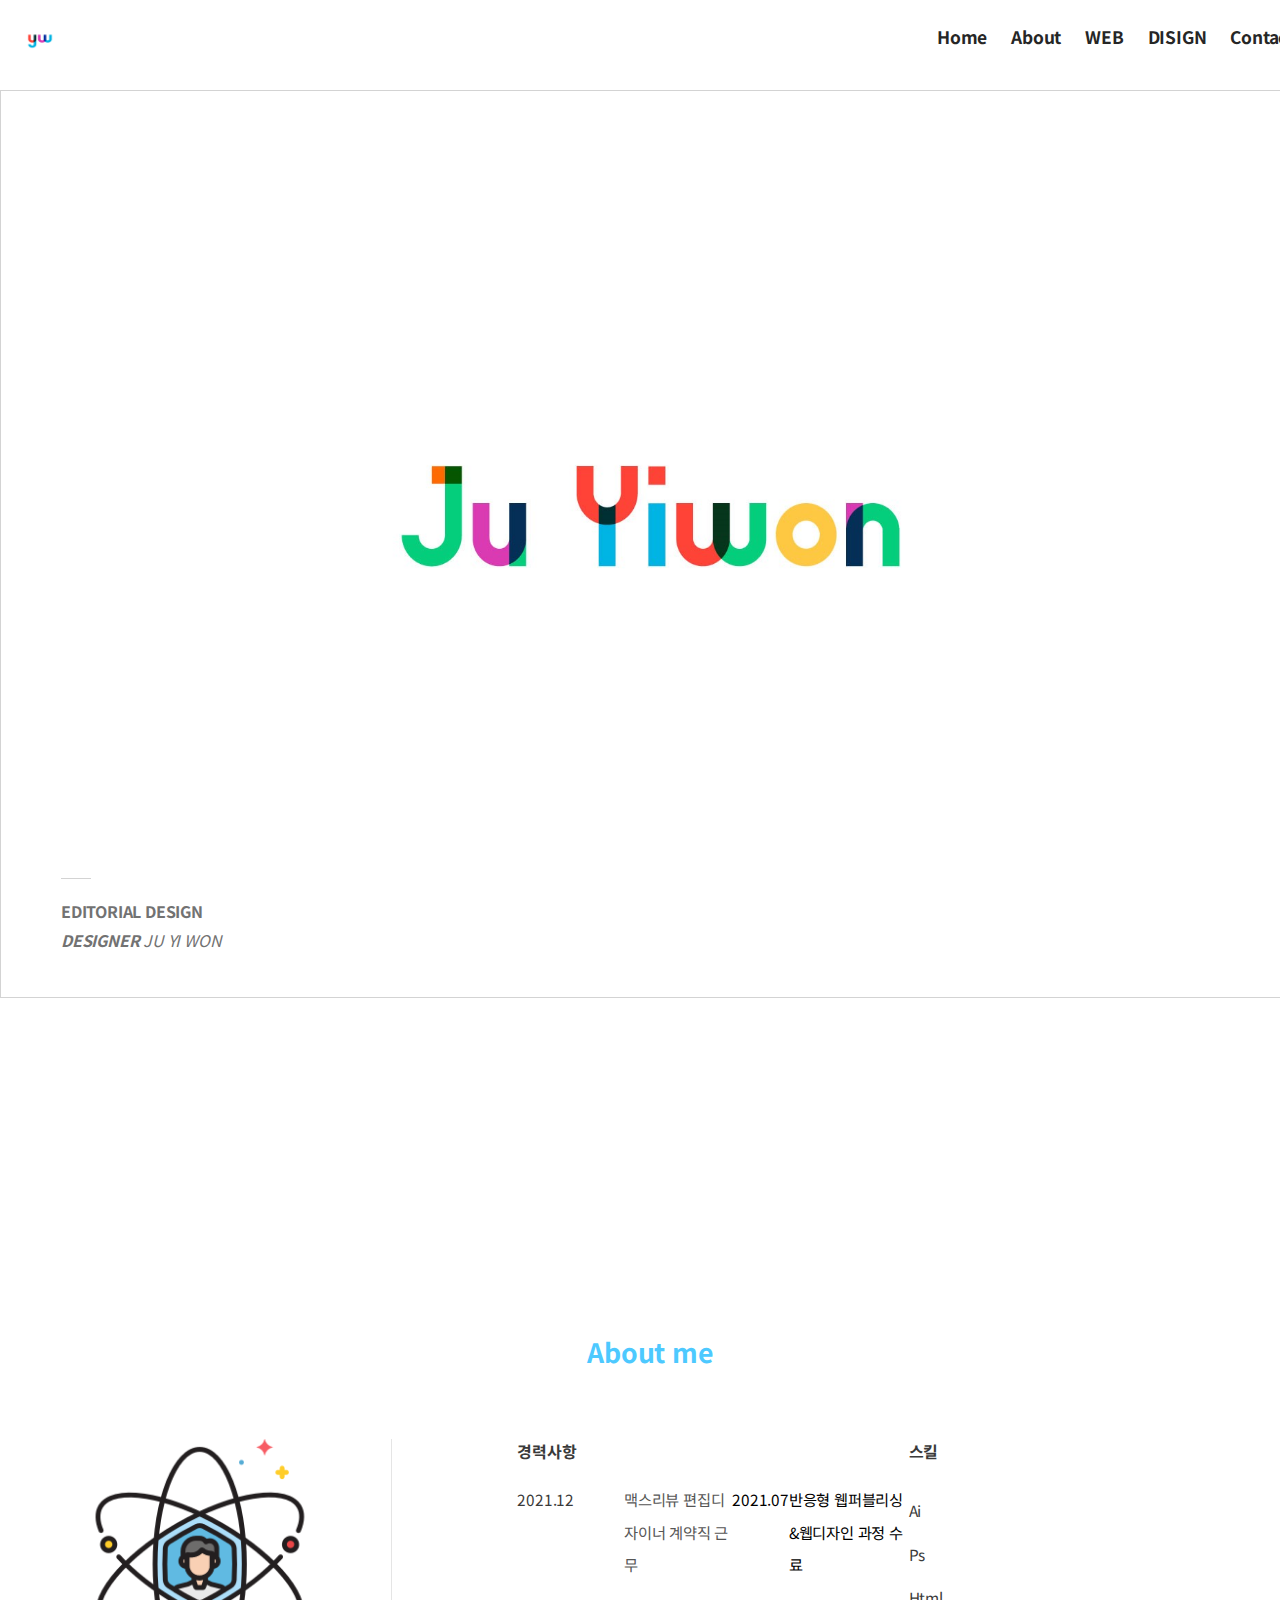
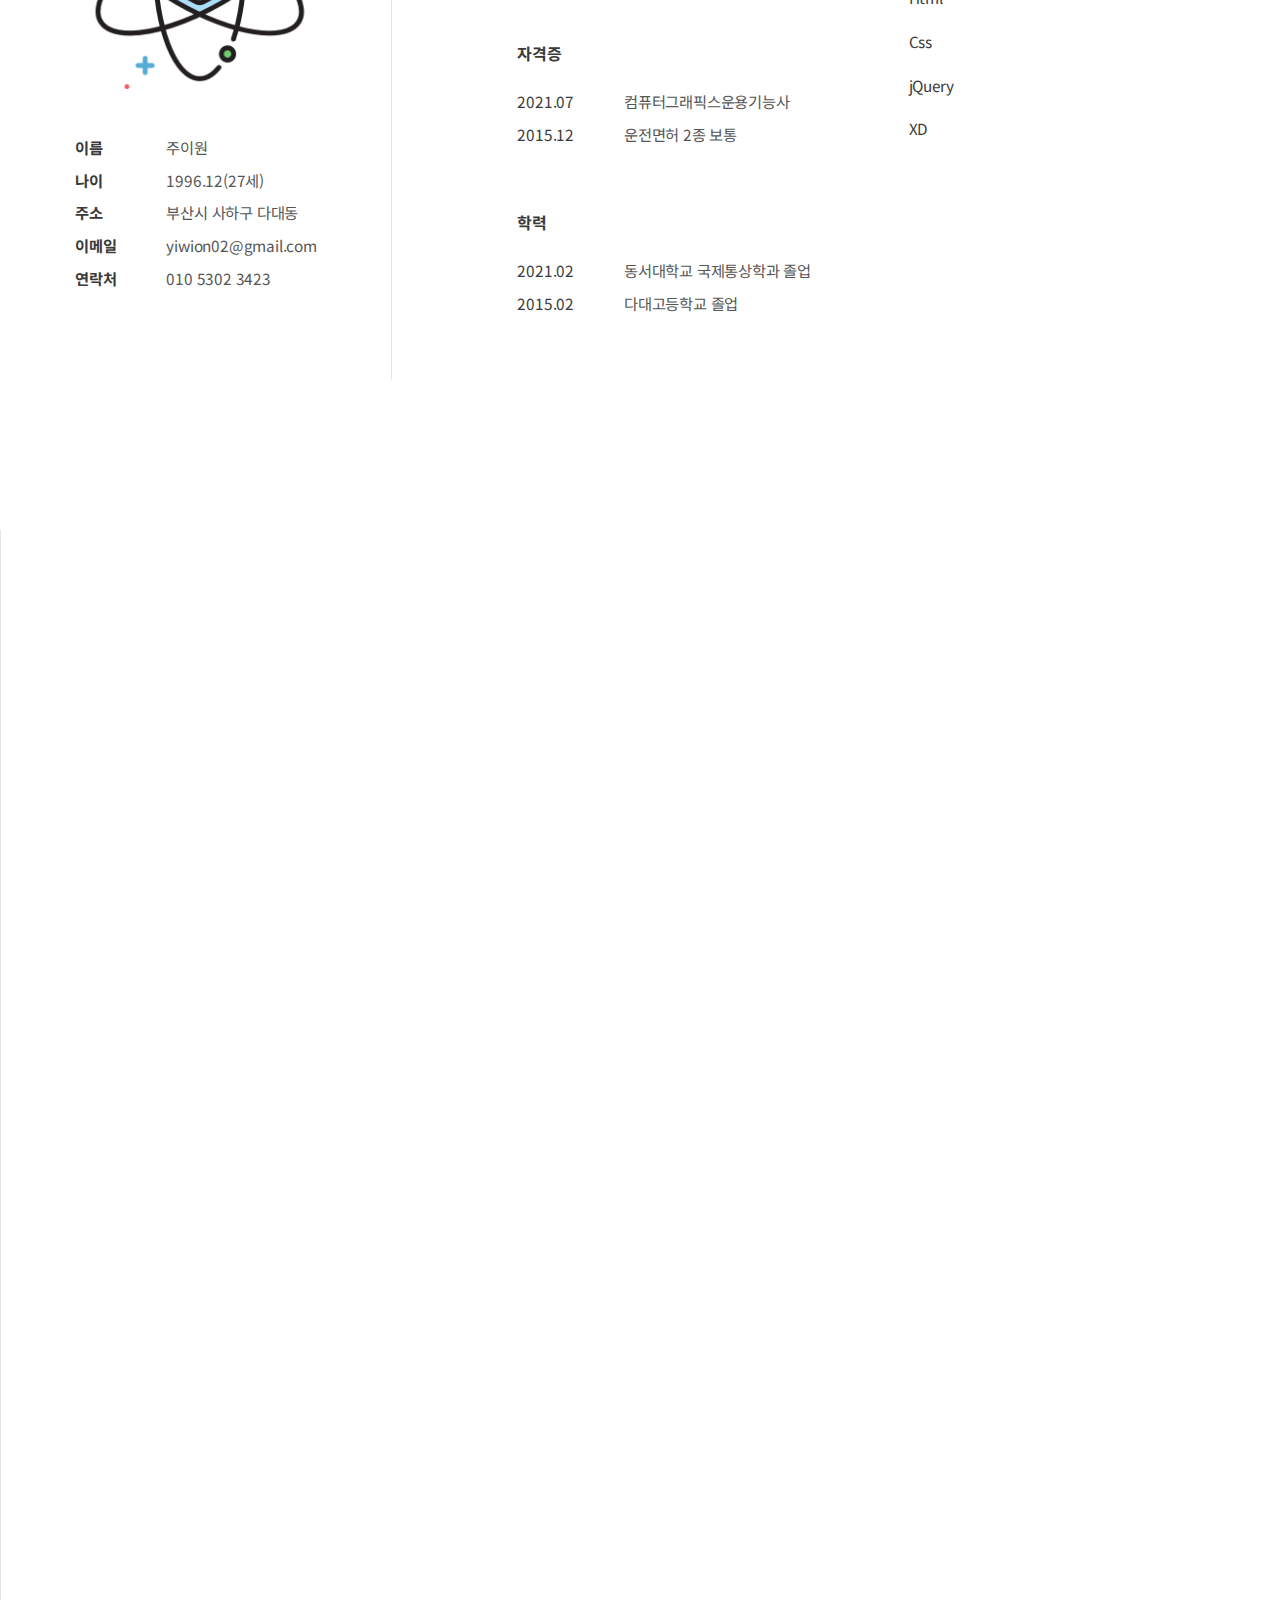
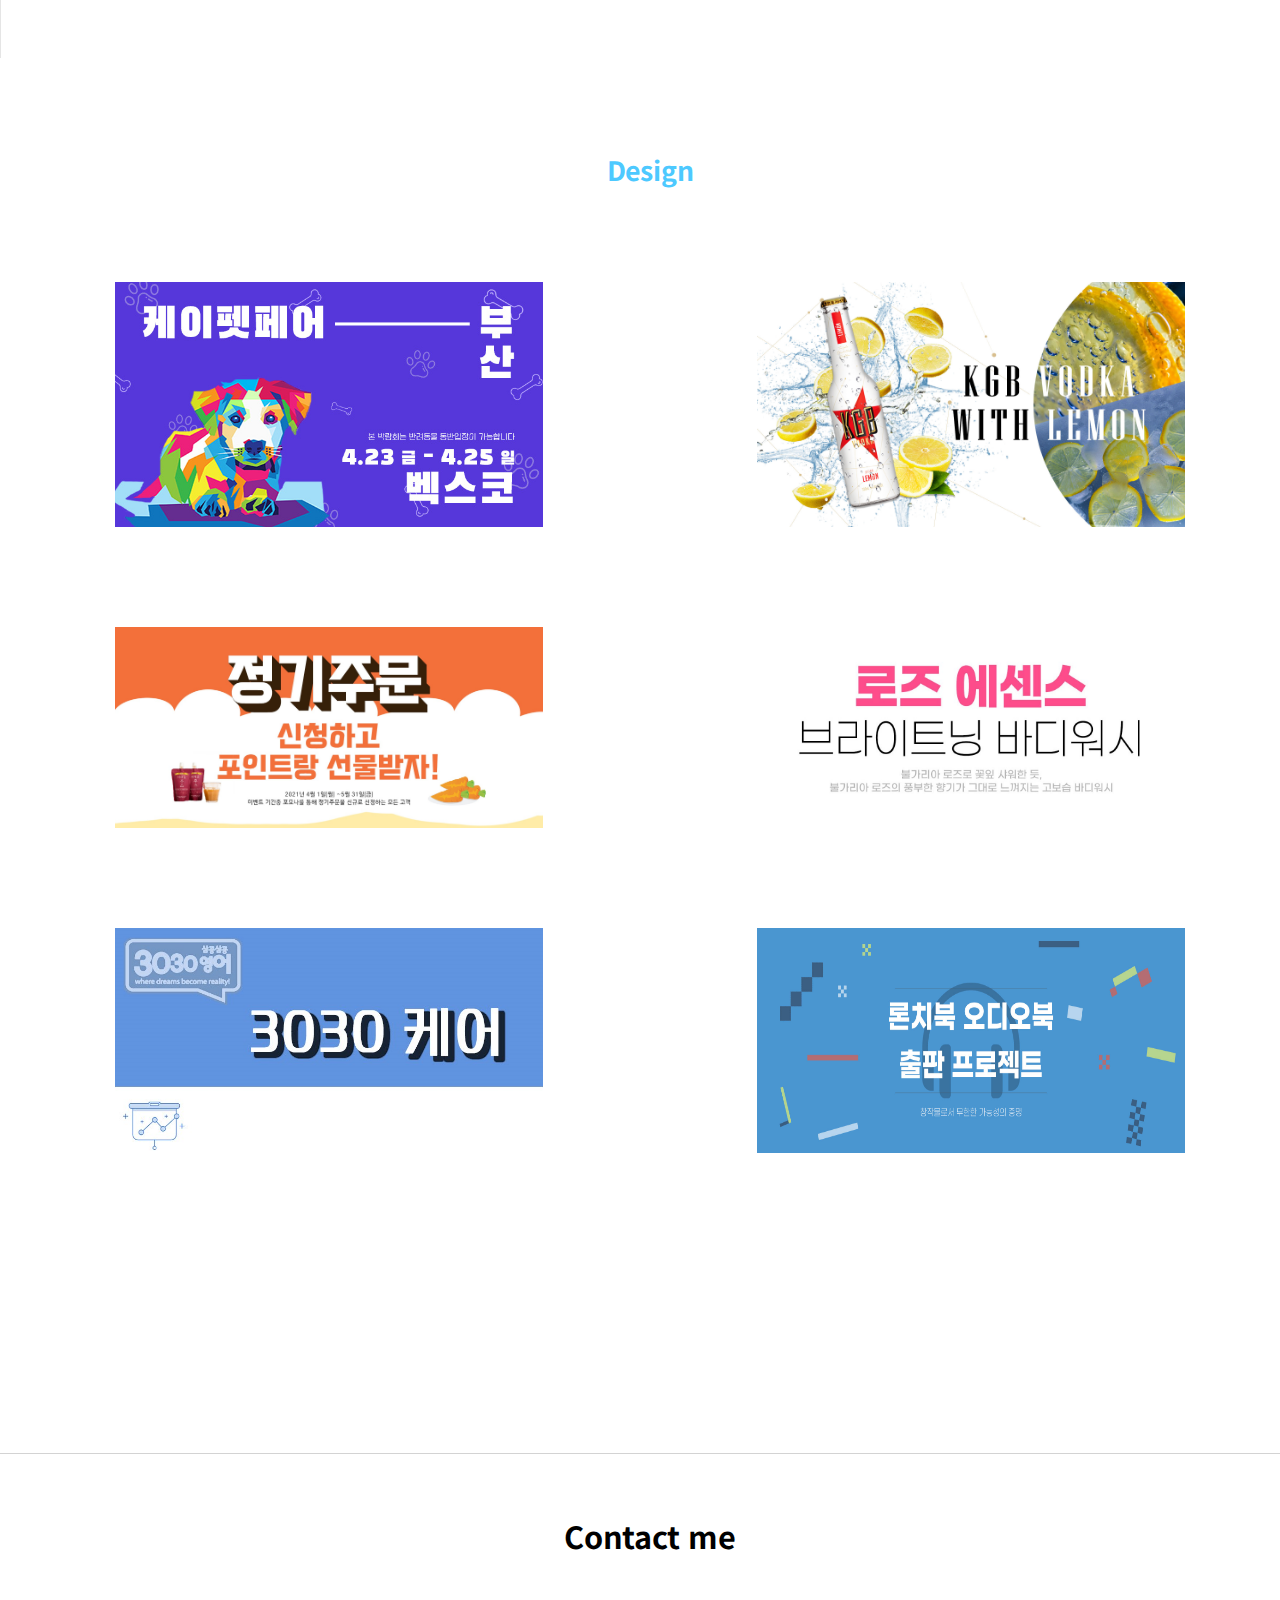
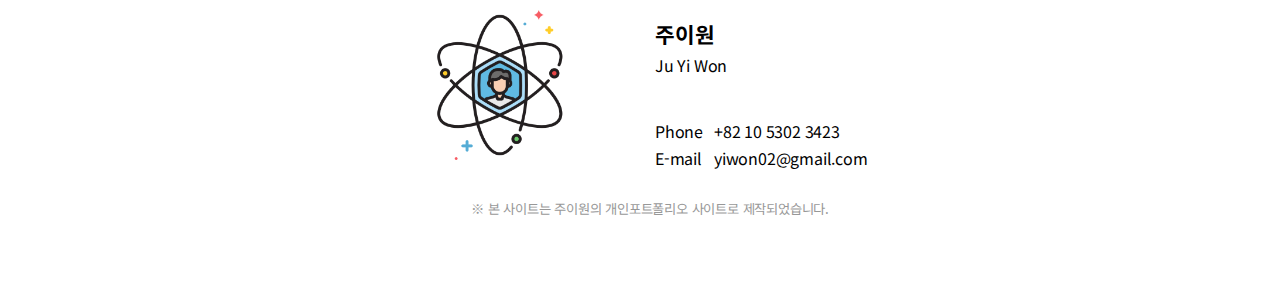
<file: index.html>
<!DOCTYPE html>
<html lang="ko">
<head>
<meta charset="utf-8">
<meta name="viewport" content="width=device-width">
<link rel="shortcut icon" href="images/favicon_le4_1.ico">
<title>JU YI WON - PORTFOLIO</title>
<link rel="stylesheet" type="text/css" href="css/port.css">
<link href="https://fonts.googleapis.com/css?family=Noto+Sans+KR&display=swap" rel="stylesheet">
<script src="https://code.jquery.com/jquery-3.4.1.min.js"></script>
<script src="js/main.js" type="text/javascript"></script>
</head>
<body>
<header id="home" >
	<div>
		<img src="images/logo_en.png" alt="로고">
		<nav>
			<ul>
				<li><a href="#home">Home</a></li>
				<li><a href="#about">About</a></li>
				<li><a href="#portfolio1">WEB</a></li>
				<li><a href="#design">DISIGN</a></li>
				<li><a href="#contact">Contact</a></li>
			</ul>
		</nav>
	</div>
</header>
<main>
	<div>
		<div>
			<img src="images/portname.jpg" alt="메인이미지">
		</div>
		<div></div>
		<p>EDITORIAL DESIGN</p>
		<p>DESIGNER <span>JU YI WON</span></p>
	</div>
</main>
<div id="about">
	<div>
		<h2>About me</h2>
		<div>
			<div id="about1">
				<div>
					<img src="images/profile.png" alt="프로필 사진">
				</div>
				<div>
					<ul>
						<li>이름</li>
						<li>나이</li>
						<li>주소</li>
						<li>이메일</li>
						<li>연락처</li>			
					</ul>
					<ul>
						<li>주이원</li>
						<li>1996.12(27세)</li>
						<li>부산시 사하구 다대동</li>
						<li>yiwion02@gmail.com</li>
						<li>010 5302 3423</li>			
					</ul>
				</div>
			</div>
			<div id="about2">
				<div>
					<p>경력사항</p>
					<div>
						<ul>
							<li>2021.12</li>
						</ul>
						<ul>
							<li>맥스리뷰 편집디자이너 계약직 근무</li>
						</ul>
						<ul>
							<li>2021.07</li>
						</ul>
						<ul>
							<li>반응형 웹퍼블리싱&웹디자인 과정 수료</li>
						</ul>
					</div>
				</div>
				<div>
					<p>자격증</p>
					<div>
						<ul>
							<li>2021.07</li>
							<li>2015.12</li>
						</ul>
						<ul>
							<li>컴퓨터그래픽스운용기능사</li>
							<li>운전면허 2종 보통</li>
						</ul>
					</div>
				</div>
				<div>
					<p>학력</p>
					<div>
						<ul>
							<li>2021.02</li>
							<li>2015.02</li>
						</ul>
						<ul>
							<li>동서대학교 국제통상학과 졸업</li>
							<li>다대고등학교 졸업</li>
						</ul>
					</div>
				</div>
			</div>
			<div id="about3">
				<div>
					<p>스킬</p>
					<div>
						<ul>
							<li>Ai</li>
							<li>Ps</li>
							<li>Html</li>
							<li>Css</li>
							<li>jQuery</li>
							<li>XD</li>
						</ul>
						<ul class="skill">
							<li class="line1"></li>
							<li class="line2"></li>
							<li class="line3"></li>
							<li class="line4"></li>
							<li class="line5"></li>
							<li class="line6"></li>
						</ul>
					</div>
				</div>
			</div>
		</div>
	</div>
</div>
<div id="pf">
	<div id="portfolio1" class="portfolio">
		<div>
			<div>
				<img src="images/ikea_sub.jpg" alt="이케아서브">
			</div>
			<div>
				<h2>#WEB REDESIGN</h2>
				<h1>IKEA</h1>
				<div>
					<ul>
						<li>사이트명</li>
						<li>제작기간</li>
						<li>제작물</li>
						<li>컨셉</li>
						<li>설명</li>
						<li>참여도</li>
					</ul>
					<ul>
						<li>IKEA 홈페이지</li>
						<li>2021.06.28~ 2021.07.05</li>
						<li>메인페이지,서브페이지</li>
						<li>깔끔한,밝은</li>
						<li class="lineNot">이케아 홈페이지 리디자인<br>
						<li>기획/디자인/코딩 100%</li>
					</ul>
				</div>
				<div class="button1">
					<a href="styleguide1/ikeastyleguide.html" onclick="window.open(this.href,'w1','width=1200,height=1000,left=400,top=100,scrolling=no');return false;">스타일 가이드</a>
					<a href="web1/index.html" onclick="window.open(this.href,'w1','width=1200,height=1000,left=400,top=100,scrolling=no');return false;">웹 바로가기</a>
				</div>
			</div>
		</div>
	</div>
	<div id ="portfolio2" class="portfolio">
		<div>
			<div>
				<h2>#WEB PLANNING</h2>
				<h1>Launch</h1>
				<div>
					<ul>
						<li>사이트명</li>
						<li>제작기간</li>
						<li>제작물</li>
						<li>컨셉</li>
						<li>설명</li>
						<li>참여도</li>
					</ul>
					<ul>
						<li>Launch(적응형)</li>
						<li>2021.07.09~ 2021.07.16</li>
						<li>메인페이지,서브페이지</li>
						<li>깔끔한,직관적인</li>
						<li class="lineNot">브런치 벤치마킹,
							웹 기획<br>
						<li>기획/디자인 100%</li>
					</ul>
				</div>
				<div class="button2">
					<a href="styleguide1_2/launchstyleguide.html"  onclick="window.open(this.href,'w1','width=1200,height=1000,left=400,top=100,scrolling=no');return false;">스타일 가이드</a>
					<a href="web2/index.html" onclick="window.open(this.href,'w1','width=1200,height=1000,left=400,top=100,scrolling=no');return false;">자세히 보기</a>
				</div>	
			</div>
			<div>
				<img src="images/Mockup.jpg" alt="론치 목업">
			</div>
		</div>
	</div>
		<div id ="portfolio3" class="portfolio">
			<div>
				<div>
					<img src="images/branding.jpg" alt="브랜딩">
				</div>
				<div>
					<h2>#Portfolio3</h2>
					<h1>석파정서울미술관</h1>
					<div>
						<ul>
							<li>사이트명</li>
							<li>제작기간</li>
							<li>제작물</li>
							<li>컨셉</li>
							<li>설명</li>
							<li>참여도</li>
						</ul>
						<ul>
							<li>석파정서울미술관(브랜딩)</li>
							<li>2021.05.25~ 2021.05.31</li>
							<li>브랜딩 페이지</li>
							<li>자유로운, 정적인</li>
							<li class="lineNot">
								석파정서울미술관 브랜딩, 로고 리디자인<br>
							<li>기획/디자인/코딩 100%</li>
						</ul>
					</div>
					<div class="button3">
						<a href="branding/branding.html"  onclick="window.open(this.href,'w1','width=760,height=4300,left=400,top=100,scrolling=no');return false;">브랜딩 페이지</a>
					</div>	
				</div>
			</div>
		</div>
	</div>
<div id="design">
	<div>
		<h2>Design</h2>
		<div id ="bannerArea">
				<div id="des">
					<img src="images/banner.jpg" alt="펫페어 배너">
					<img src="images/mainbanner.jpg" alt="KGB 메인배너">
					<img src="images/landingpage.jpg" alt="정기주문 페이지">
					<img src="images/happybath.jpg" alt="상세 페이지">
					<img src="images/cardnews.jpg" alt="카드 뉴스">
					<img src="images/Launch_banner.jpg" alt="광고 배너">
				</div>
		</div>
	</div>
	<!-- <div>
		<div id="leftBtn">&#10094;</div>
		<div id="rightBtn">&#10095;</div>
	</div> -->
</div>
<section id ="popup" onkeyup="enterkey()">
	<h2>DISIGN WORK</h2>
	<img src="images/banner_big.jpg" alt="펫페어 배너">
</section>
<div id="remote">
	<nav>
		<ul>
			<li id="list1"><a href="#home"><img src="images/squre1.jpg" alt="정사각형1">Home</a></li>
			<li id="list2"><a href="#about"><img src="images/squre2.jpg" alt="정사각형2">About</a></li>
			<li id="list3"><a href="#portfolio1"><img src="images/squre3.jpg" alt="정사각형3">WEB REDESIGN</a></li>
			<li id="list4"><a href="#portfolio2"><img src="images/squre4.jpg" alt="정사각형4">WEB PLANNING</a></li>
			<li id="list5"><a href="#design"><img src="images/squre5.jpg" alt="정사각형5">DISIGN WORK</a></li>
			<li id="list6"><a href="#contact"><img src="images/squre6.jpg" alt="정사각형6">Contact</a></li>
		</ul>
	</nav>
</div>
<footer id="contact">
	<div>
		<h2>Contact me</h2>
		<div>
			<img src="images/profile.png" alt="하단 이미지">
			<div>
				<h3>주이원</h3>
				<span>Ju Yi Won</span>
				<div>
					<ul>
						<li>Phone</li>
						<li>E-mail</li>
					</ul>
					<ul>
						<li>+82 10 5302 3423</li>
						<li>yiwon02@gmail.com</li>
					</ul>
				</div>
			</div>
		</div>
		<p>※ 본 사이트는 주이원의 개인포트폴리오 사이트로 제작되었습니다.</p>
	</div>
</footer>
</body>
</html>
</file>
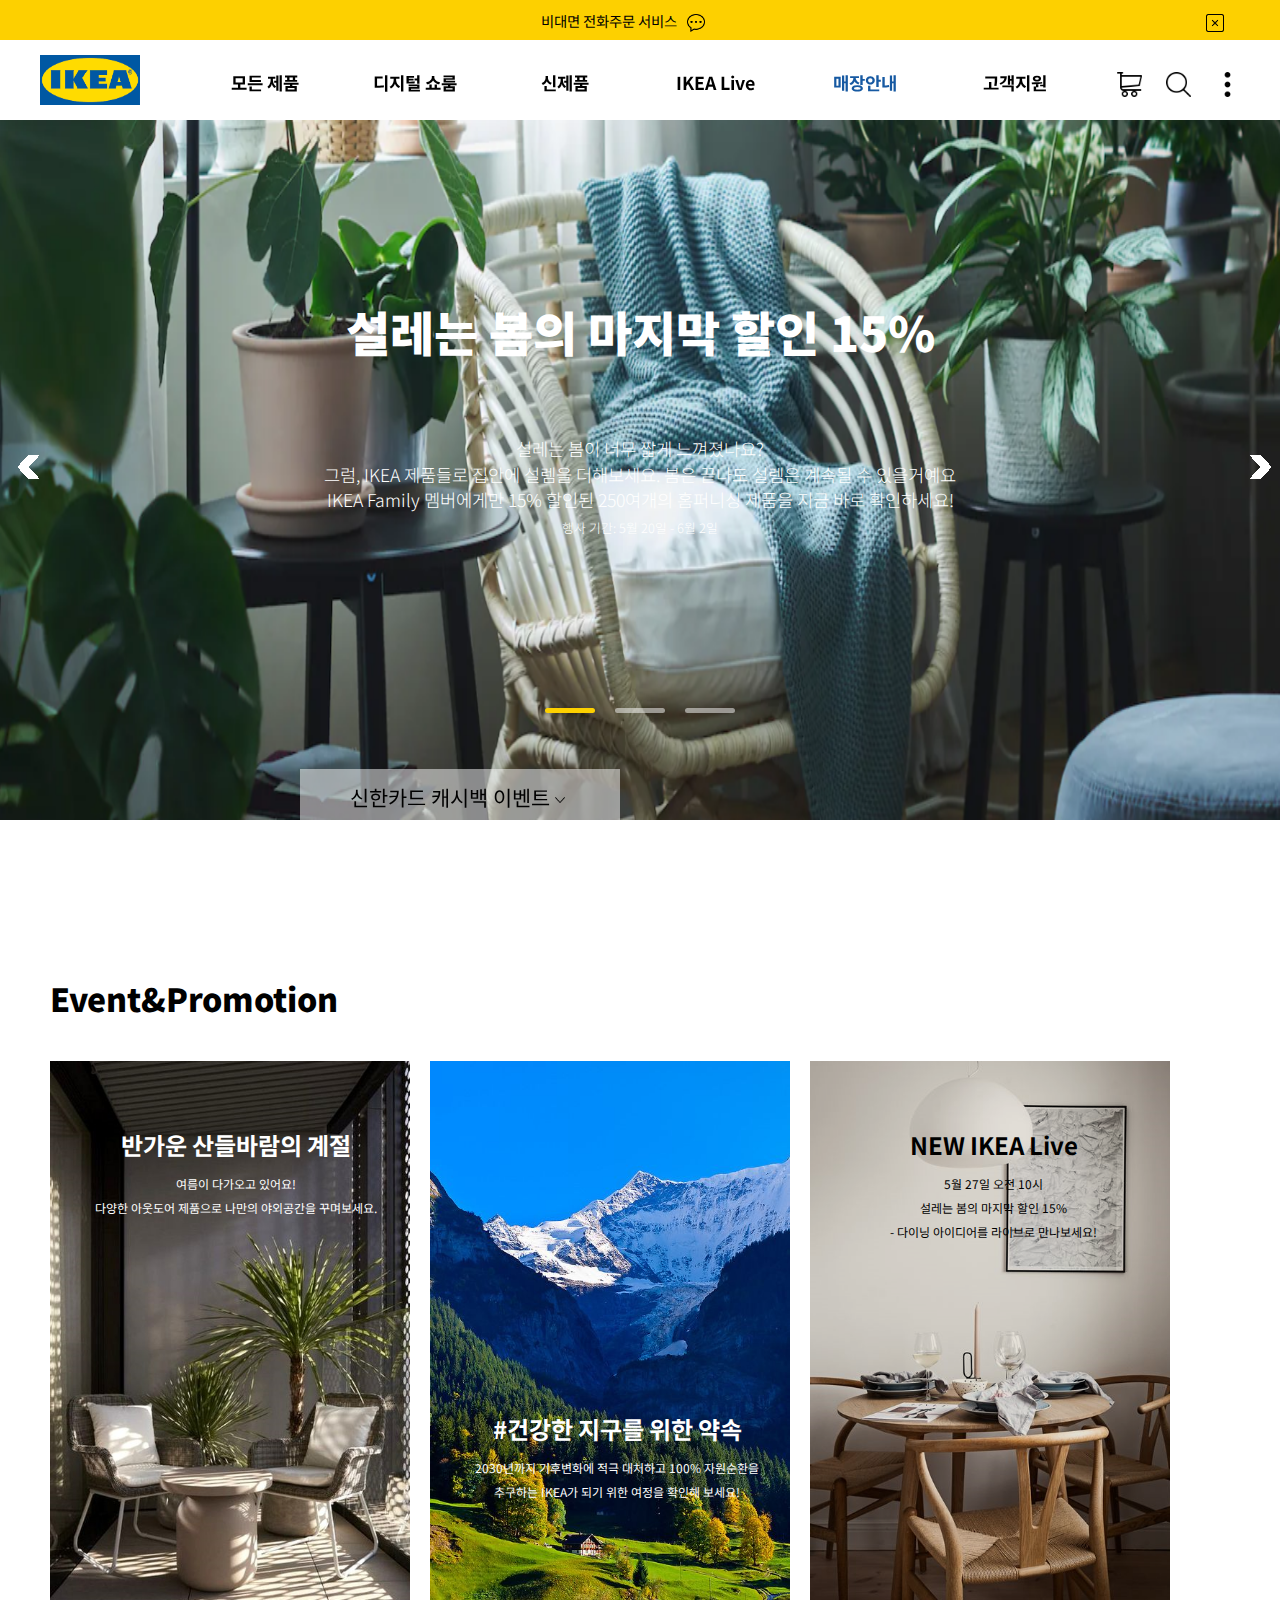
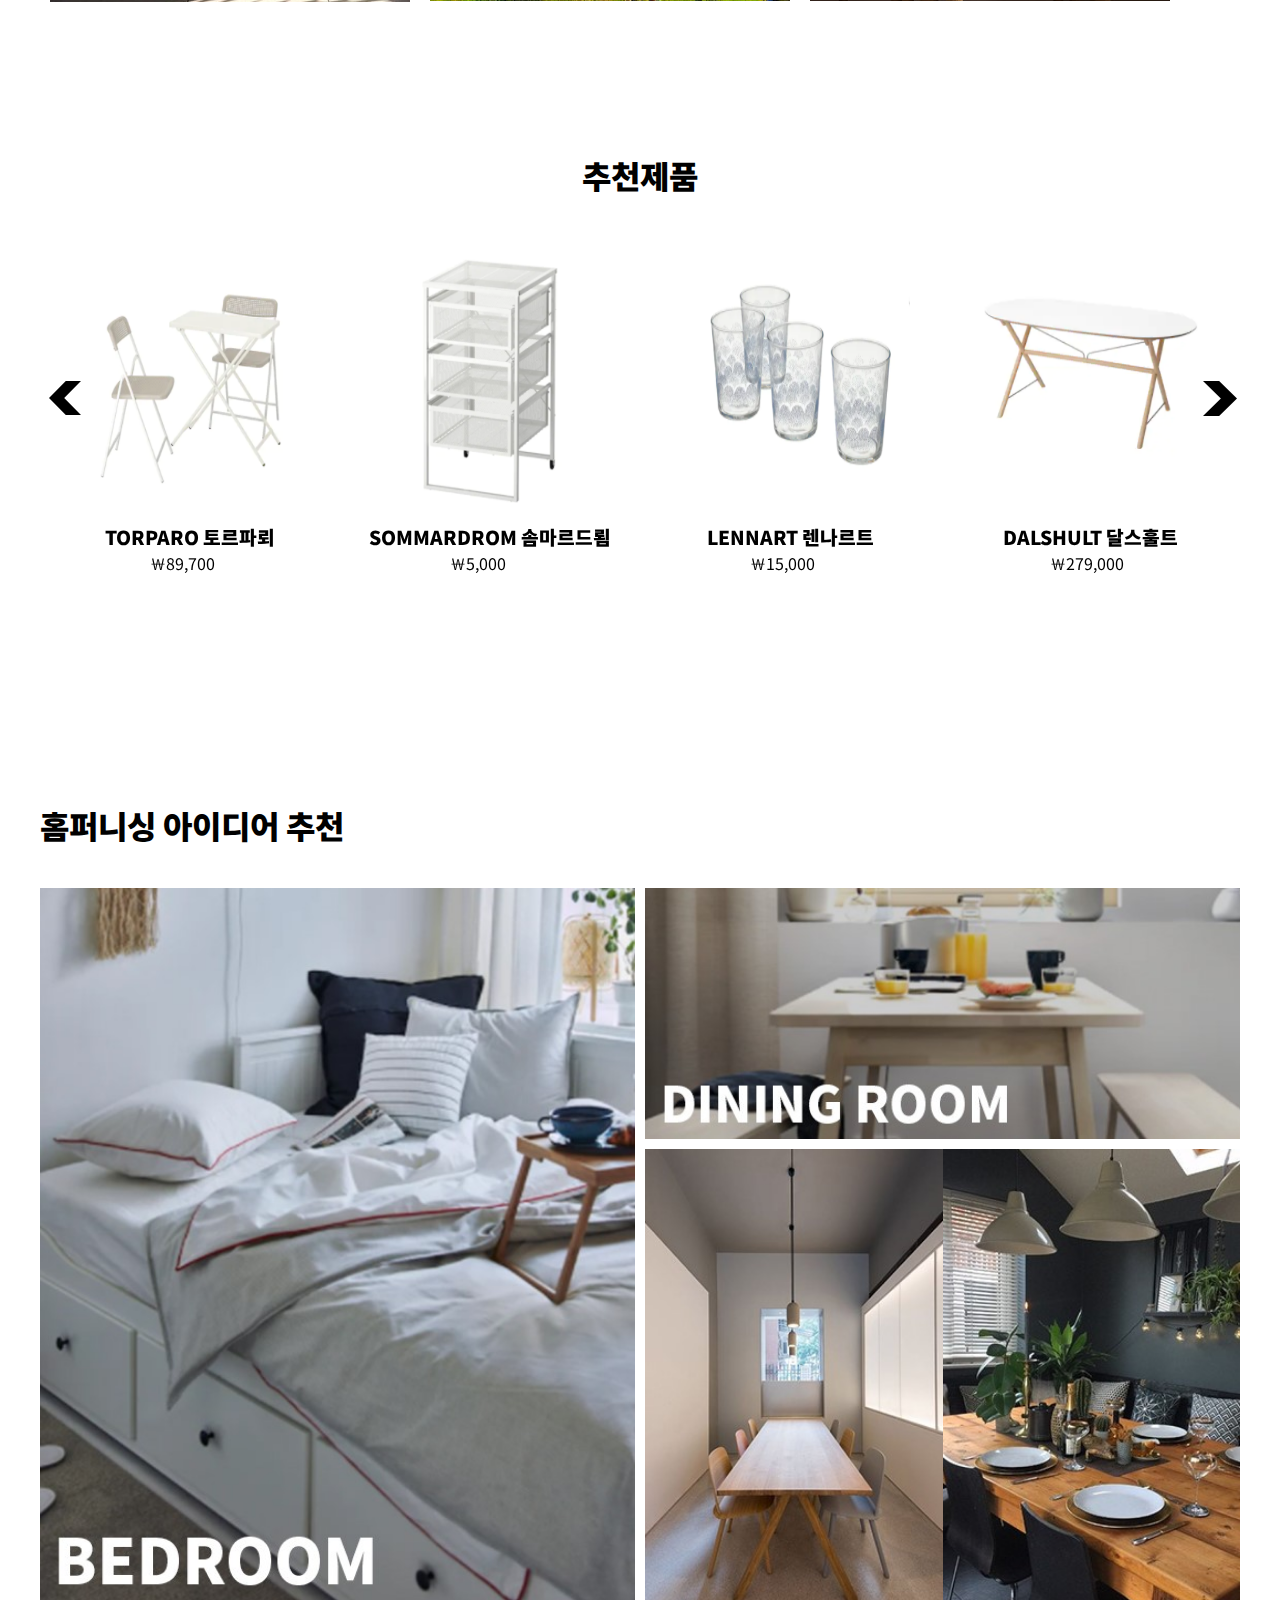
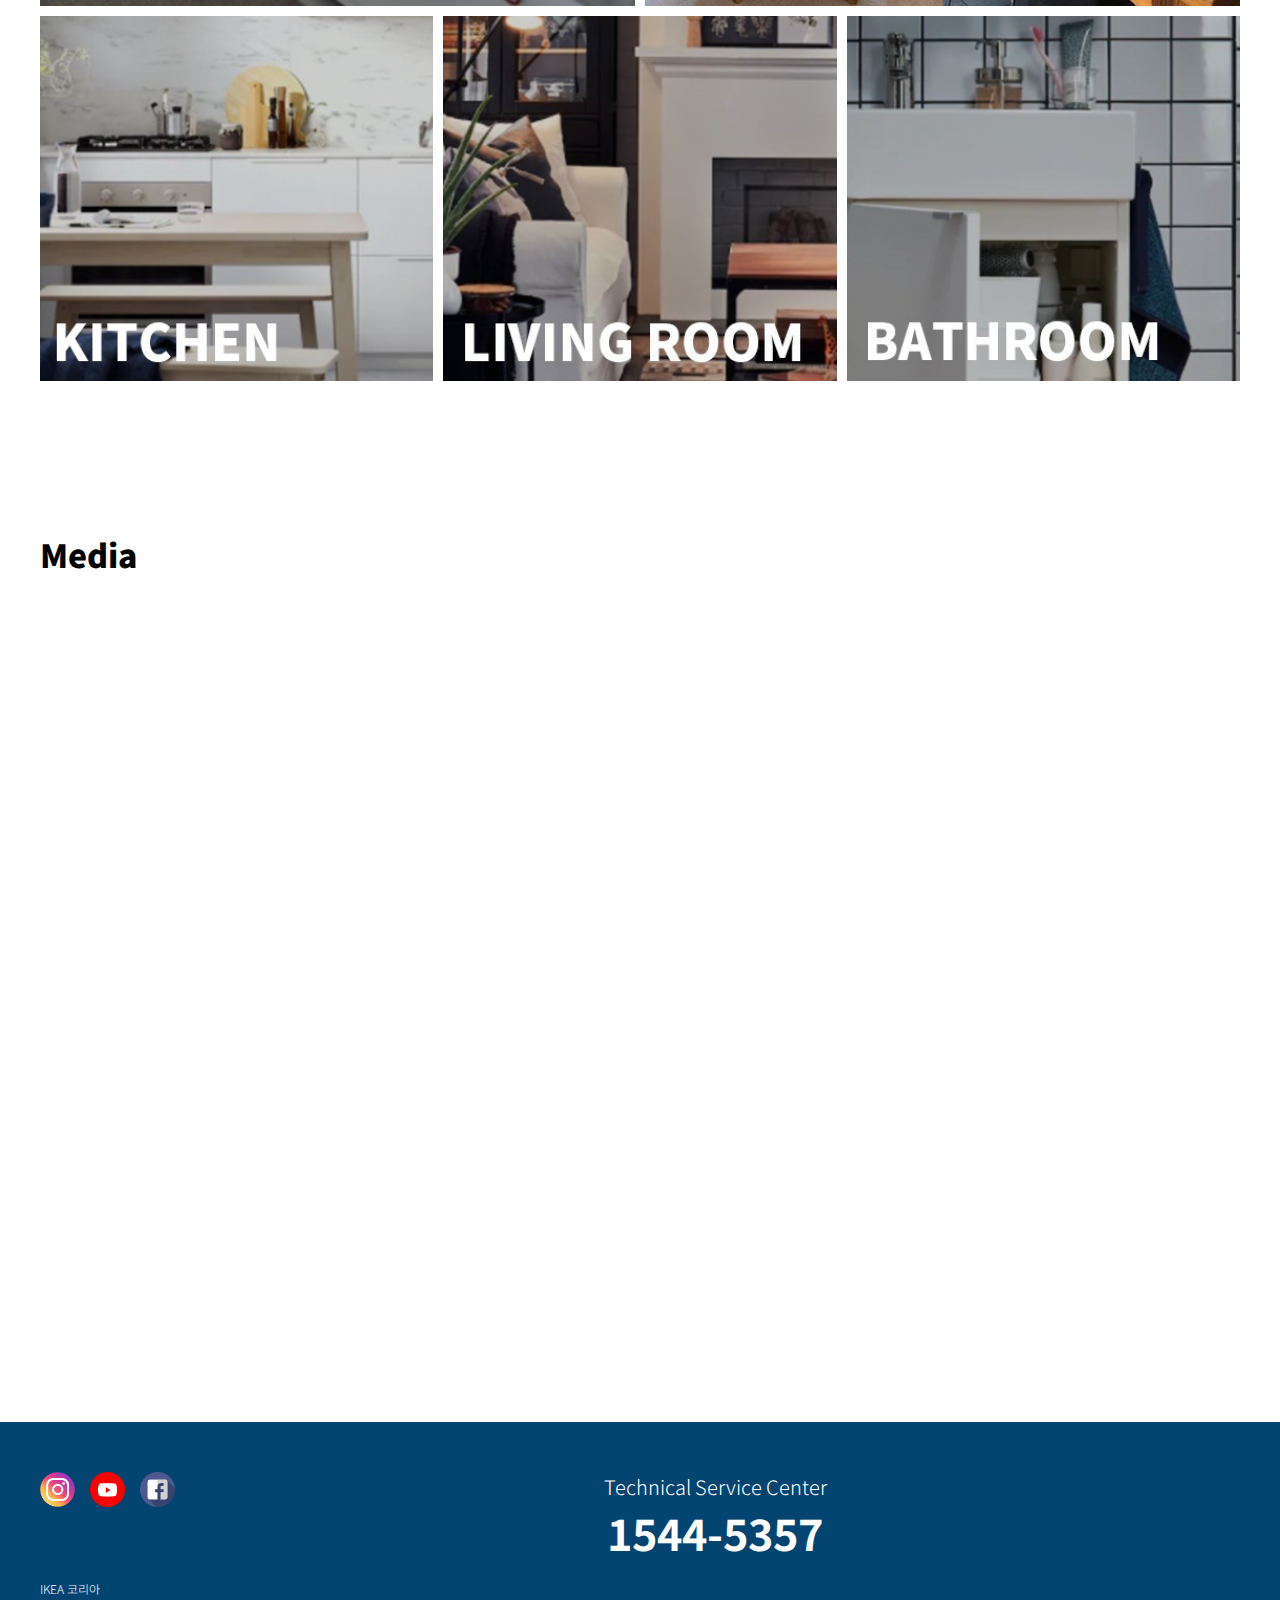
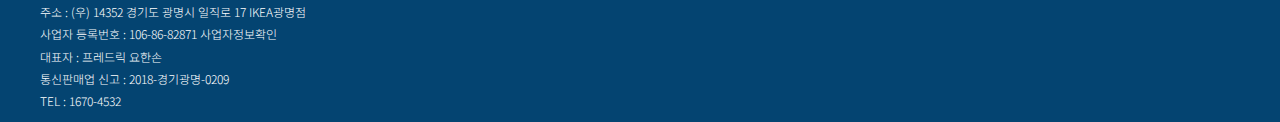
<file: web1/index.html>
<!doctype html>
<html>
<head>
<meta charset="utf-8">
<meta http-equiv="X-UA-Compatible" content="IE=Edge">
<meta name="viewport" content="width=device-width, initial-scale=1.0, maximum-scale=1.0, minimum-scale=1.0, user-scalable=no" />
<meta name="IKEA" content="홈페이지소개내용">
<meta name="Keywords" content="IKEA, 이케아, 이케아코리아, 가구">
<meta name="author" content="주혜인">
<title>IKEA KR</title>
  <!--[if lt IE 9]>
      <script src="js/html5.js"></script>
   <![endif]-->
<link href="css/common.css" rel="stylesheet" type="text/css">
<link href="css/style.css" rel="stylesheet" type="text/css">
<link rel="stylesheet" type="text/css" href="css/slick.css">

<script src="js/jquery-3.1.1.min.js"></script>
  <script src="js/slick.js" type="text/javascript" charset="utf-8"></script>
  <script src="js/main.js"></script>
  
</head>

<body >
<div id="wrap">
  <div id="pop_up">
    <div class="inner">
    <div class="cent">
      <span>비대면 전화주문 서비스</span>
    <a href="#" class="talk"><img src="images/speech-bubble-oval-symbol-with-three-dots.png" alt="말풍선"></a>
    <a href="#" class="close"><img src="images/cross-square-button.png" alt="창닫기"></a>
    </div>
    </div>
  </div>
  <header id="header">
    <div class="inner">
    <h1 class="logo">
      <a href="index.html"><img src="images/logo.png" alt="로고"></a>
    </h1>
    <nav id="gnb">
      <ul class="depth">
        <li><a href="">모든 제품</a>
           <ul>
             <li><a href="#">홈스마트</a></li>
             <li><a href="#">가구</a></li>
             <li><a href="#">침대/매트리스</a></li>
             <li><a href="#">어린이 IKEA</a></li>
             <li><a href="#">수납/정리</a></li>
             <li><a href="#">주방가구</a></li>
             <li><a href="#">텍스타일</a></li>
             <li><a href="#">홈데코/장식품</a></li>
             <li><a href="#">욕실</a></li>
             <li><a href="#">야외용 제품</a></li>
             <li><a href="#">조명</a></li>
             <li><a href="#">러그/매트/데크</a></li>
           </ul>
        </li>
        <li><a href="">디지털 쇼룸</a>
           <ul>
             <li><a href="#">침실</a></li>
             <li><a href="#">거실</a></li>
             <li><a href="#">주방</a></li>
             <li><a href="#">다이닝</a></li>
             <li><a href="#">어린이 IKEA</a></li>
             <li><a href="#">욕실</a></li>
             <li><a href="#">홈오피스</a></li>
             <li><a href="#">현관</a></li>
             <li><a href="#">아웃도어</a></li>
             <li><a href="#">IKEA for Buisness</a></li>
           </ul>
        </li>
        <li><a href="">신제품</a></li>
        <li><a href="">IKEA Live</a>
           <ul>
             <li><a href="#">자세히 알아보기</a></li>
             <li><a href="#">다음 에피소드</a></li>
             <li><a href="#">다시보기</a></li>
           </ul>
        </li>
        <li class="col"><a href="">매장안내</a>
          <ul>
            <li class="col1"><a href="sub.html">플래닝 스튜디오</a></li>
            <li><a href="#">전국 IKEA 매장</a></li>
            <li><a href="#">IKEA Lab</a></li>
          </ul>
        </li>
        <li><a href="">고객지원</a>
          <ul>
            <li><a href="#">교환/환불</a></li>
            <li><a href="#">IKEA 쇼핑하기</a></li>
            <li><a href="#">자주 묻는 질문</a></li>
            <li><a href="#">IKEA 고객지원센터</a></li>
            <li><a href="#">배송조회 및 관리</a></li>
            <li><a href="#">품질보증</a></li>
            <li><a href="#">제품 재고 확인</a></li>
            <li><a href="#">IKEA 앱</a></li>
            <li><a href="#">IKEA 기프트 카드</a></li>
          </ul>
        </li>
      </ul>
    </nav>
    <div class="top">
      <a href="#"><img src="images/shopping-cart-outline.png" alt="장바구니"></a>
      <a href="#"><img src="images/search-interface-symbol.png" alt="검색"></a>
      <a href="#"><img src="images/more.png" alt="메뉴"></a>
    </div>
   </div> <!-- inner -->
  </header>
  <section id="sec1">
      <div class="lazy slider">
        <div>
       <img src="images/slide2.png" alt="첫번째슬라이드">
        <div class="text_box">
          <p class="tit">설레는 봄의 마지막 할인 15%</p>
          <p class="cont">설레는 봄이 너무 짧게 느껴졌나요?<br>
            그럼, IKEA 제품들로 집안에 설렘을 더해보세요. 봄은 끝나도 설렘은 계속될 수 있을거예요<br>
            IKEA Family 멤버에게만 15% 할인된 250여개의 홈퍼니싱 제품을 지금 바로 확인하세요!<br>
            <span class="day">행사 기간: 5월 20일 - 6월 2일</span>
          </p>
        </div>
        </div>
        <div>
       <img src="images/slide02.png" alt="두번째슬라이드">
       <div class="text_box">
          <p class="tit">밤새도록 쾌적하게</p>
          <p class="cont">좀처럼 식지 않는 기온과 꿉꿉함에 눈이 절로 떠지는 여름밤,<br>이번 여름에는 침구를 새롭게 바꿔보는게 어때요?<br>
          IKEA의 쿨링 침구류가 잠자리를 밤새도록 쾌적하게 지켜줄거예요.<br></p>
        </div>
        </div>
        <div>
       <img src="images/slide03.jpg" alt="세번째슬라이드">
       <div class="text_box">
          <p class="tit">미드솜마르, 최대 70% 세일 기다렸어요,<br>빛나는 여름! 반가운 특가!</p>
          <p class="cont">IKEA Family 멤버를 대상으로 최대 70%까지 할인하는 미드솜마르 여름 세일을 준비했어요!<br>7월 6일까지 할인하는 다양한 제품들로 집안 곳곳을 꾸며보세요.<br>
          작은 변화로 큰 행복을 누릴 수 있을 거예요!<br></p>
        </div>
        </div>
    </div> <!-- lazy slider -->
  </section>
  <section id="roll_notice">
      <div class="slide_box">
        <div class="inner">
        <ul class="notice_list">
          <li> 신한카드 캐시백 이벤트 <img src="images/down-arrow.png" alt="화살표"> </li>
          <li> IKEA 주방 라이브러리 <img src="images/down-arrow.png" alt="화살표"> </li>
          <li> 코로나 19 대응 공지 <img src="images/down-arrow.png" alt="화살표"> </li>
        </ul>
        </div>
        </div>
      </div>
  </section>
  <section id="event_box">
    <div class="inner">
      <p class="title">Event&Promotion</p>
    <ul class="item2">
     <li>
       <a href="#"><img src="images/event2.png" alt="산들바람"></a>
       <div class="caption1">
          <h2 class="eve_tit">반가운 산들바람의 계절</h2>
          <span class="eve_com">여름이 다가오고 있어요!<br>
          다양한 아웃도어 제품으로 나만의 야외공간을 꾸며보세요.</span>
       </div>
    </li>
    <li>
       <a href="#"><img src="images/event1.jpg" alt="건강한지구"></a>
       <div class="caption2">
          <h2 class="eve_tit">#건강한 지구를 위한 약속</h2>
          <span class="eve_com">2030년까지 기후변화에 적극 대처하고 100% 자원순환을<br>추구하는 IKEA가 되기 위한 여정을 확인해 보세요!</span>
       </div>
    </li>
    <li>
       <a href="#"><img src="images/event3.png" alt="IKEALive"></a>
       <div class="caption3">
          <h2 class="eve_tit">NEW IKEA Live</h2>
          <span class="eve_com">5월 27일 오전 10시<br>
          설레는 봄의 마지막 할인 15%<br>
          - 다이닝 아이디어를 라이브로 만나보세요!</span>
       </div>
    </li>
     <li><a href="#"></a></li>
     <li><a href="#"></a></li>
   </ul>
    </div>
  </section>
  <section id="rec">
    <div class="inner">
      <p class="title">추천제품</p>
   <div class="regular slider">
      <div class="reccap1">
        <a href="#"><img src="images/recommend1.png" alt="토르파뢰"></a>
       <p class="goods">TORPARO 토르파뢰</p>
       <span class="price">￦89,700</span>
      </div>
      
      <div class="reccap2">
        <a href="#"><img src="images/recommend2.png" alt="솜마르드룀"></a>
       <p class="goods">SOMMARDROM 솜마르드룀</p>
       <span class="price">￦5,000</span>
      </div>
      
      <div class="reccap3">
        <a href="#"><img src="images/recommend3.png" alt="렌나르트"></a>
       <p class="goods">LENNART 렌나르트</p>
       <span class="price">￦15,000</span>
      </div>
      
      <div class="reccap4">
        <a href="#"><img src="images/recommend4.png" alt="달스훌트"></a>
       <p class="goods">DALSHULT 달스훌트</p>
       <span class="price">￦279,000</span>
      </div>
      
      <div class="reccap5">
        <a href="#"><img src="images/recommend (1).png" alt="빗클뢰베르"></a>
       <p class="goods">VITKLOVER 빗클뢰베르</p>
       <span class="price">￦24,900</span>
      </div>
      
      <div class="reccap6">
        <a href="#"><img src="images/recommend (2).png" alt="트베퇴"></a>
       <p class="goods">TVETO 트베퇴</p>
       <span class="price">￦32,900</span>
      </div>
      
      <div class="reccap7">
        <a href="#"><img src="images/recommend (3).png" alt="아데"></a>
       <p class="goods">ADDE 아데</p>
       <span class="price">￦15,000</span>
      </div>
      
      <div class="reccap8">
        <a href="#"><img src="images/recommend (4).png" alt="클렙스타드"></a>
       <p class="goods">KLEPPSTAD 클렙스타드</p>
       <span class="price">￦169,000</span>
      </div>
      </div>
    </div>
  </section>
  <section id="homef">
    <div class="inner">
    <p class="title">홈퍼니싱 아이디어 추천</p>
    <div class="fir">
        <div class="fir_lef">
        <a href="#"><img src="images/homf1.jpg" alt=""></a>
      </div>
      <div class="fir_rig">
        <div class="fir_rig_top">
          <a href="#"><img src="images/homf2.jpg" alt=""></a>
          </div>
          <div class="fir_btm">
          <div class="fir_rig_btm1">
          <a href="#"><img src="images/homf3.jpg" alt=""></a>
          </div>
          <div class="fir_rig_btm2">
          <a href="#"><img src="images/homf4.jpg" alt=""></a>
          </div>
          </div>
      </div>
    </div>
      <div class="btm">
        <a href="#"><img src="images/homf5.jpg" alt=""></a>
        <a href="#"><img src="images/homf6.jpg" alt=""></a>
        <a href="#"><img src="images/homf7.jpg" alt=""></a>
      </div>
    </div>
  </section>
  <section id="media">
    <div class="inner">
      <p class="title">Media</p> 
      <iframe width="1200" height="600" src="https://www.youtube.com/embed/5uOegeUhM6A?autoplay=1&mute=1" title="YouTube video player" frameborder="0" allow="accelerometer; autoplay; clipboard-write; encrypted-media; gyroscope; picture-in-picture" allowfullscreen; ></iframe>
  </div>
  </section>
  
  <footer id="footer">
    <div class="inner">
      <div class="foot1">
        <a href="#"><img src="images/18265738341599780998-128.png" alt="인스타그램"></a>
      <a href="#"><img src="images/12069381451556105347-128.png" alt="유투브"></a>
      <a href="#"><img src="images/9206438051555589917-128.png" alt="페이스북"></a>
      <p class="cen">Technical Service Center<br>
      <span class="num">1544-5357</span></p>
      </div>
      <p class="lef">IKEA 코리아<br>
      주소 : (우) 14352 경기도 광명시 일직로 17 IKEA광명점<br>
      사업자 등록번호 : 106-86-82871<span class="under">&nbsp<a href="#">사업자정보확인</a></span><br>
      대표자 : 프레드릭 요한손<br>
      통신판매업 신고 : 2018-경기광명-0209<br>
      TEL : 1670-4532<br>
      </p>
    </div>
  </footer>
</div>
</body>

</html>
</file>
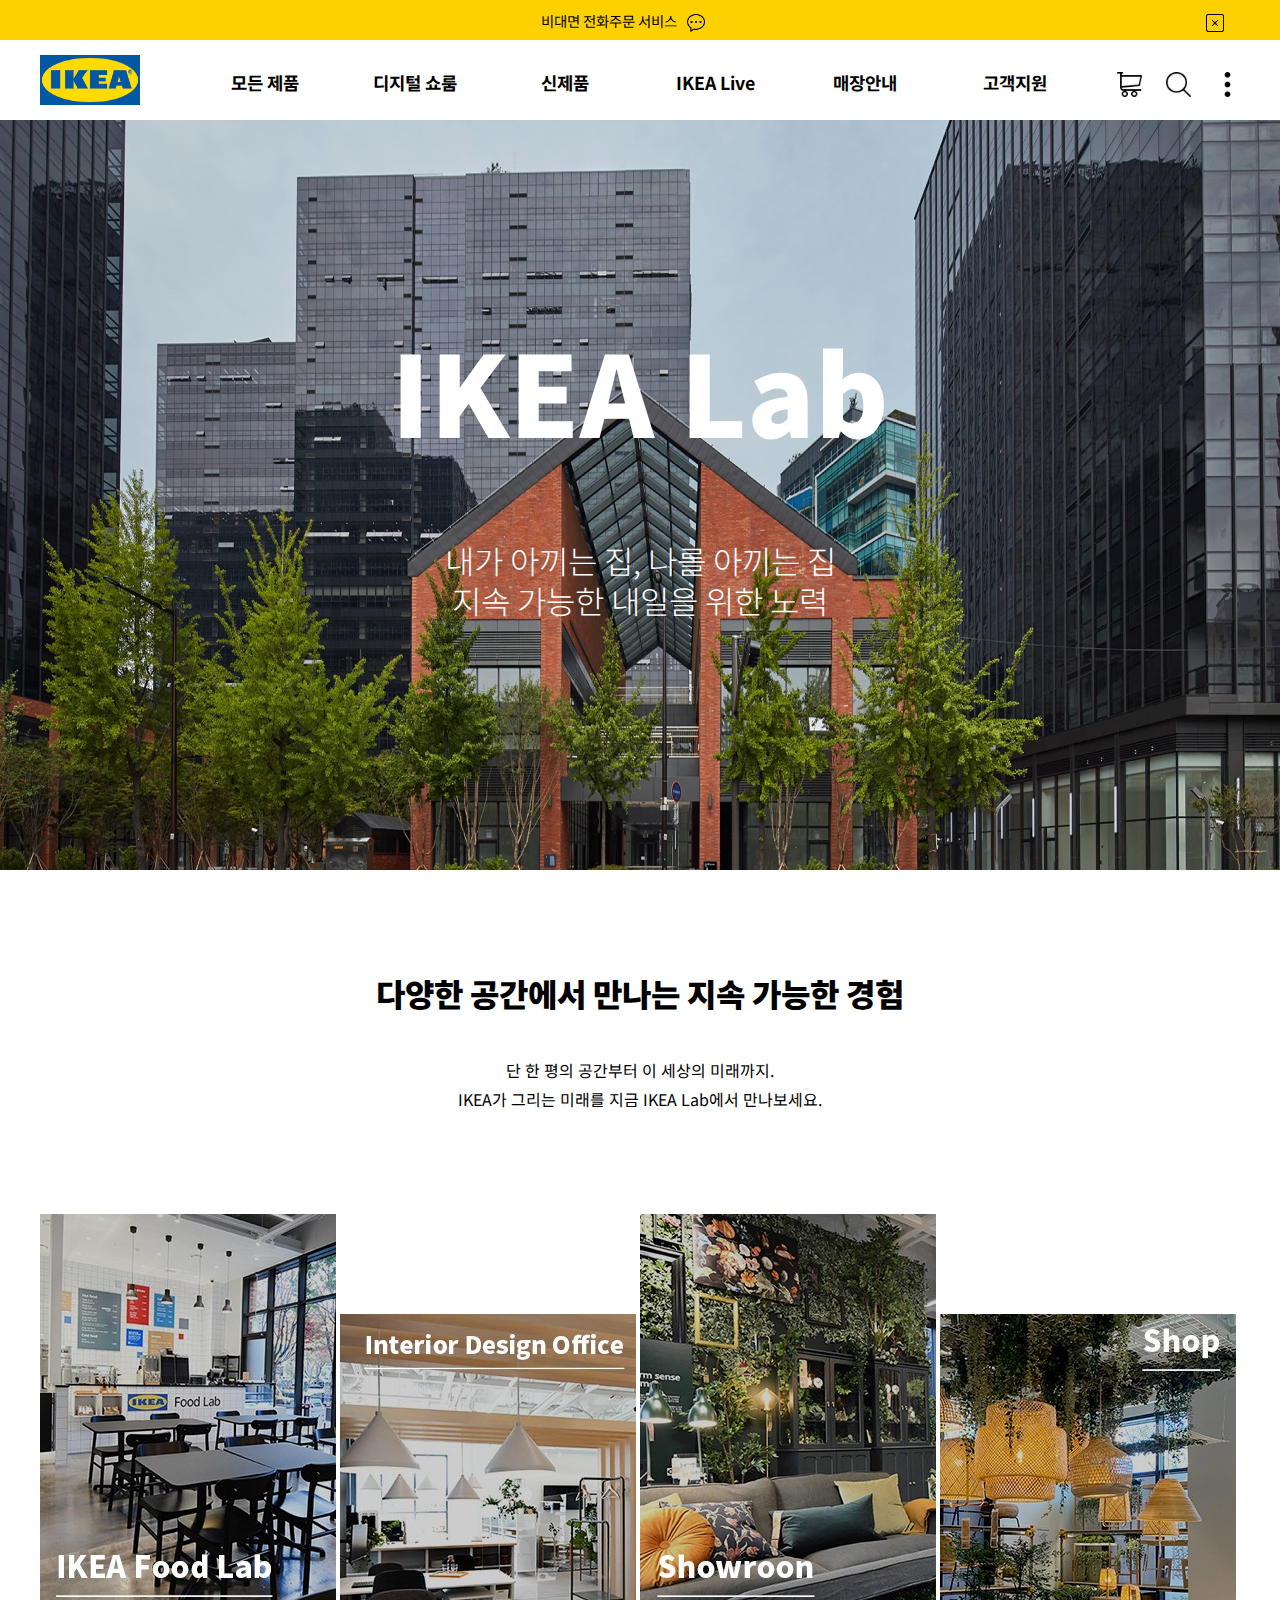
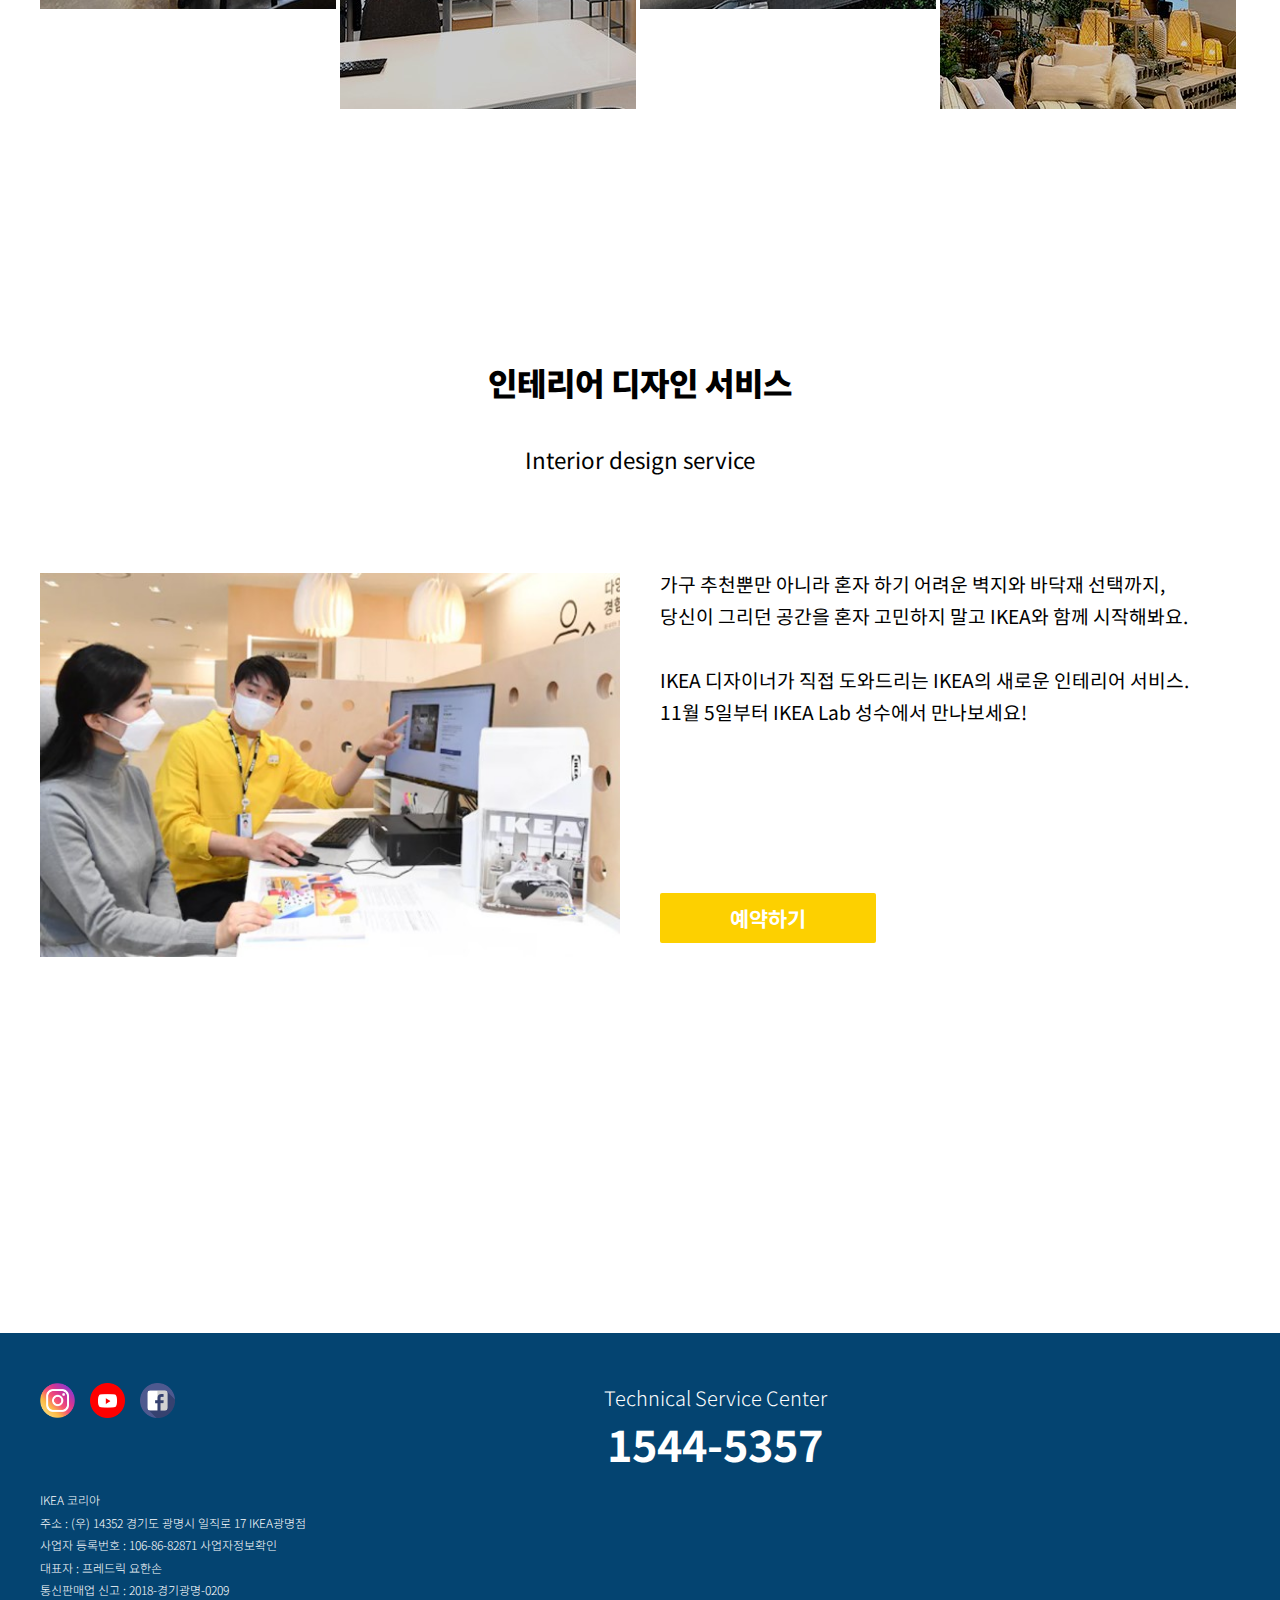
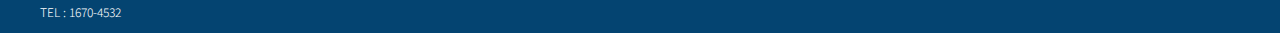
<file: web1/sub.html>
<!doctype html>
<html>
<head>
<meta charset="utf-8">
<meta http-equiv="X-UA-Compatible" content="IE=Edge">
<meta name="viewport" content="width=device-width, initial-scale=1.0, maximum-scale=1.0, minimum-scale=1.0, user-scalable=no" />
<meta name="IKEA" content="홈페이지소개내용">
<meta name="Keywords" content="IKEA, 이케아, 이케아코리아, 가구">
<meta name="author" content="주혜인">
<title>IKEA KR</title>
  <!--[if lt IE 9]>
      <script src="js/html5.js"></script>
   <![endif]-->
<link href="css/common.css" rel="stylesheet" type="text/css">
<link href="css/style.css" rel="stylesheet" type="text/css">
<link href="css/sub.style.css" rel="stylesheet" type="text/css">
<script src="js/jquery-3.1.1.min.js"></script>
<script src="js/sub.js"></script>

</head>

<body >
<div id="wrap">
  <div id="pop_up">
    <div class="inner">
    <div class="cent">
      <span>비대면 전화주문 서비스</span>
    <a href="#" class="talk"><img src="images/speech-bubble-oval-symbol-with-three-dots.png" alt="말풍선"></a>
    <a href="#" class="close"><img src="images/cross-square-button.png" alt="창닫기"></a>
    </div>
    </div>
  </div>
  <header id="header">
    <div class="inner">
    <h1 class="logo">
      <a href="../index.html"><img src="images/logo.png" alt="로고"></a>
    </h1>
    <nav id="gnb">
      <ul class="depth">
        <li><a href="">모든 제품</a>
           <ul>
             <li><a href="#">홈스마트</a></li>
             <li><a href="#">가구</a></li>
             <li><a href="#">침대/매트리스</a></li>
             <li><a href="#">어린이 IKEA</a></li>
             <li><a href="#">수납/정리</a></li>
             <li><a href="#">주방가구</a></li>
             <li><a href="#">텍스타일</a></li>
             <li><a href="#">홈데코/장식품</a></li>
             <li><a href="#">욕실</a></li>
             <li><a href="#">야외용 제품</a></li>
             <li><a href="#">조명</a></li>
             <li><a href="#">러그/매트/데크</a></li>
           </ul>
        </li>
        <li><a href="">디지털 쇼룸</a>
           <ul>
             <li><a href="#">침실</a></li>
             <li><a href="#">거실</a></li>
             <li><a href="#">주방</a></li>
             <li><a href="#">다이닝</a></li>
             <li><a href="#">어린이 IKEA</a></li>
             <li><a href="#">욕실</a></li>
             <li><a href="#">홈오피스</a></li>
             <li><a href="#">현관</a></li>
             <li><a href="#">아웃도어</a></li>
             <li><a href="#">IKEA for Buisness</a></li>
           </ul>
        </li>
        <li><a href="">신제품</a></li>
        <li><a href="">IKEA Live</a>
           <ul>
             <li><a href="#">자세히 알아보기</a></li>
             <li><a href="#">다음 에피소드</a></li>
             <li><a href="#">다시보기</a></li>
           </ul>
        </li>
        <li><a href="">매장안내</a>
          <ul>
            <li><a href="#">플래닝 스튜디오</a></li>
            <li><a href="#">전국 IKEA 매장</a></li>
            <li><a href="#">IKEA Lab</a></li>
          </ul>
        </li>
        <li><a href="">고객지원</a>
          <ul>
            <li><a href="#">교환/환불</a></li>
            <li><a href="#">IKEA 쇼핑하기</a></li>
            <li><a href="#">자주 묻는 질문</a></li>
            <li><a href="#">IKEA 고객지원센터</a></li>
            <li><a href="#">배송조회 및 관리</a></li>
            <li><a href="#">품질보증</a></li>
            <li><a href="#">제품 재고 확인</a></li>
            <li><a href="#">IKEA 앱</a></li>
            <li><a href="#">IKEA 기프트 카드</a></li>
          </ul>
        </li>
      </ul>
    </nav>
    <div class="top">
      <a href="#"><img src="images/shopping-cart-outline.png" alt="장바구니"></a>
      <a href="#"><img src="images/search-interface-symbol.png" alt="검색"></a>
      <a href="#"><img src="images/more.png" alt="메뉴"></a>
    </div>
   </div> <!-- inner -->
  </header>
  <section id="sec1">
    <img src="images/teaser_future_bg.jpg" alt="메인슬라이드">
    <div class="text_box">
      <p class="tit">IKEA Lab</p>
      <p class="cont">내가 아끼는 집, 나를 아끼는 집<br>
      지속 가능한 내일을 위한 노력</p>
    </div>
  </section>
  <section id="sec2">
    <div class="inner">
    <p class="title">다양한 공간에서 만나는 지속 가능한 경험</p>
    <p class="cont">단 한 평의 공간부터 이 세상의 미래까지.<br>
    IKEA가 그리는 미래를 지금 IKEA Lab에서 만나보세요.</p>
    <div class="shop">
      <a href="#"><img src="images/sec2_1.jpg" alt="이케아푸드랩"></a>
      <a href="#"><img src="images/sec2_2.jpg" alt="디자인오피스"></a>
      <a href="#"><img src="images/sec2_3.jpg" alt="쇼룸"></a>
      <a href="#"><img src="images/sec2_4.jpg" alt="샵"></a>
    </div>
  </div>
  </section>
  <section id="sec3">
    <div class="inner">
      <p class="title">인테리어 디자인 서비스</p>
      <p class="cont">Interior design service</p>
      <img src="images/sec3.jpg" alt="디자인서비스">
      <p class="rig">가구 추천뿐만 아니라 혼자 하기 어려운 벽지와 바닥재 선택까지,<br>당신이 그리던 공간을 혼자 고민하지 말고 IKEA와 함께 시작해봐요.<br><br>IKEA 디자이너가 직접 도와드리는 IKEA의 새로운 인테리어 서비스.<br>11월 5일부터 IKEA Lab 성수에서 만나보세요!</p>
      <a href="#" class="res">예약하기</a>
    </div>
  </section>
  <footer id="footer">
    <div class="inner">
      <div class="foot1">
        <a href="#"><img src="images/18265738341599780998-128.png" alt="인스타그램"></a>
      <a href="#"><img src="images/12069381451556105347-128.png" alt="유투브"></a>
      <a href="#"><img src="images/9206438051555589917-128.png" alt="페이스북"></a>
      <p class="cen">Technical Service Center<br>
      <span class="num">1544-5357</span></p>
      </div>
      <p class="lef">IKEA 코리아<br>
      주소 : (우) 14352 경기도 광명시 일직로 17 IKEA광명점<br>
      사업자 등록번호 : 106-86-82871<span class="under">&nbsp<a href="#">사업자정보확인</a></span><br>
      대표자 : 프레드릭 요한손<br>
      통신판매업 신고 : 2018-경기광명-0209<br>
      TEL : 1670-4532<br>
      </p>
    </div>
  </footer>
</div>
</body>

</html>
</file>
<file: css/port.css>
@charset "utf-8";

* {padding:0; margin:0; box-sizing:border-box;}	
html,body {font:10pt/180% 'Noto Sans KR', sans-serif; letter-spacing: -0.2px; min-width:1300px;}
html {scroll-behavior:smooth;}

a {text-decoration:none;}
ul {list-style:none;}


/*상단 메뉴*/
#home img {width: 30px; height: 30px;}
header {padding:25px 25px 15px 25px; overflow:hidden;}
header>div {width:1300px; display:block; margin:auto;}
header>div,header ul {display:flex;}
header img{width:40px; height:40px;}
header h1,header a {color:#262626; font-weight:bold; font-size:1.3rem;}
header ul{padding-left:870px;}
header li {margin:0 12px;}
header nav {margin-right:20px;}
header li a:hover {color:#000;}


/*메인화면*/
main img{width: 800px; height: 500px;}
main {width:1300px; display:block; margin:auto; height:100vh;}
main>div {position:relative; border:1px solid #d3d3d3; margin-top:20px; padding-bottom:45px;}
main>div>div:nth-of-type(1) {text-align:center; padding:180px 0 100px 0;}
main>div>div:nth-of-type(2) {border-bottom:1px solid #d3d3d3; width:30px; margin-bottom:20px;}
main p {color:#727272; font-weight:bold; font-size:1.2rem;}
main p:nth-of-type(1) {margin-bottom:5px;}
main p:nth-of-type(2) {font-style:italic;}
main>div>div:nth-of-type(2), main p {margin-left:60px;}
main span {font-weight:normal;}
main>div>div:nth-of-type(3) {position:absolute; border-right:1px solid #d3d3d3; padding:245px 0; top:31%; right:3%;}

#rightTxt {display:inline-block; position:absolute; top:2%; right:2%;}

/*어바웃*/
#about {overflow:hidden; padding-top:250px;}
#about>div {width:1300px; display:block; margin:auto;}
#about>div>div {display:flex; margin-top:75px;}
#about ul {line-height:245%;}
#about h2 {color:#4DC9FF; font-size:2rem; text-align:center; padding-top:100px;}
#about p {font-size:1.2rem; color:#3a3a3a;}
#about li {font-size:1.15rem;}

#about1,#about2,#about3 {flex:1;}
#about1 ul:nth-of-type(1) {font-weight:bold;}
#about1 ul:nth-of-type(1)>li,#about2 ul:nth-of-type(1)>li,#about3 ul:nth-of-type(1)>li {color:#3a3a3a;}
#about1 ul:nth-of-type(2)>li,#about2 ul:nth-of-type(2)>li,#about3 ul:nth-of-type(2)>li {color:#565656;}
#about1 {border-right:1.5px solid #e5e5e5; }
#about1 img {width:250px; height:250px;}
#about1>div {margin-left:75px;}
#about1>div:nth-of-type(2) {display:flex; margin-top:35px;}
#about1>div:nth-of-type(2)>ul:nth-of-type(2),#about2 ul:nth-of-type(2),#about3 ul:nth-of-type(2) {margin-left:50px;}

#about2 {margin-left:125px;}
#about2 p,#about3 p {margin-bottom:20px; font-weight:bold;}
#about2>div,#about3>div {margin-bottom:60px;}
#about2>div>div,#about3>div>div {display:flex;}

#about3 ul:nth-of-type(1)>li {margin:11px 0;}
#about3 ul:nth-of-type(2)>li {color:white; line-height:145%; font-size:0.9rem;} 

.line {padding:2px 200px 2px 20px; border:1px solid #ddd; margin:15px 0 22px 0; position:relative; height:22px;}
.line:before {content:''; width:90%; position:absolute; left:0; height:22px;}
.line:after {content:''; transition:0.8s; display:block; width:100%; animation:animate 1 6s; position:absolute; top:0; left:0; z-index:-1; height:21px; }
 
.line1:after {max-width:85%; background:linear-gradient(to right, #4DC9FF, #005980);}
.line2:after {max-width:70%; background:linear-gradient(to right, #4DC9FF, #005980);}
.line3:after {max-width:70%; background:linear-gradient(to right, #4DC9FF, #005980);}
.line4:after {max-width:50%; background:linear-gradient(to right, #4DC9FF, #005980);}
.line5:after {max-width:50%; background:linear-gradient(to right, #4DC9FF, #005980);}
.line6:after {max-width:60%; background:linear-gradient(to right, #4DC9FF, #005980);}


@keyframes animate {
	0% {width:0;}
	100% {width:100%;}
}

/*포트폴리오*/
#pf {border-left:1.5px solid #e5e5e5; width:1300px; display:block; margin:auto; overflow:hidden; margin-top:150px;}

.portfolio>div {width:1300px; display:block; margin:auto; margin-top:150px; display:flex;}
.portfolio>div>div:nth-of-type(1) {margin-left:190px;}
.portfolio>div>div:nth-of-type(2) {margin-left:135px;}
.portfolio h2 {font-size:2rem; color:#787878; letter-spacing:0.2px; }
.portfolio h1 {font-size:3rem; margin-top:15px; letter-spacing:0.2px;}
.portfolio>div>div>div {display:flex; margin-top:80px;}
.portfolio ul {font-size:1.1rem; line-height:230%;}
.portfolio ul:nth-of-type(1) {color:#3a3a3a; font-weight:bold;}
.portfolio ul:nth-of-type(2) {margin-left:70px; color:#565656;;}

#portfolio1 img {width:250px; height:400px;}
#portfolio2 img {width:400px; height:400px;}
#portfolio3 img {width:450px; height:250px;}
#portfolio1,#portfolio3 {opacity:0; margin-left:-350px; max-width:100%;}
#portfolio2,#portfolio4 {opacity:0; margin-left:350px; max-width:100%;}

#portfolio1,#portfolio2,#portfolio3,#portfolio4 {padding:50px 0 150px 0; margin-bottom:100px;}
#portfolio4 h1 {letter-spacing:1px;}


.button1>a,.button2>a,.button3>a,.button4>a {border:1px solid #787878; padding:4.1px 23px; border-radius:58px; color:#787878; margin:0 7px; transform:translate(-10px,-50px); font-size:1.1rem;}
.button1>a:hover {background:#3997BF; color:white; border:1px solid #3997BF;}
.button2>a:hover {background:#3997BF; color:white; border:1px solid #3997BF;}
.button3>a:hover {background:#ea646b; color:white; border:1px solid #ea646b;}

/*디자인*/
#design {padding-bottom:200px; width:1300px; display:block; margin:auto; position:relative;}
#design>div {width:1300px; display:block; margin:auto;}
#design h2 {color:#4DC9FF; font-size:2rem; text-align:center; padding-top:100px; margin-bottom:100px;}
#bannerArea {max-width:1070px; display:block; margin:auto;}
#bannerArea>div {max-width:1070px; overflow:hidden;}

/* #rolling {position:relative; width:5270px; display:flex;}
#rolling>img {width:350px; height: 200px; margin-right:50px;}
#leftBtn,#rightBtn {cursor:pointer; color:#4DC9FF; font-size:5rem; z-index:1; position:absolute; top:51%;}
#rightBtn {right:0; display:inline;}
#leftBtn {left:0; display:inline;} */

#des img{width: 40%; margin-bottom: 100px;
         display: block; }
#des{display: flex; justify-content: space-between; flex-wrap: wrap;}


#popup {position:fixed; z-index:10; top:0; background:rgba(0,0,0,0.8); overflow:auto; width:100%; height:100vh; left: 0 ;text-align:center; display:none;}
#popup img {max-width:100%;}
#popup h2 {color:white; font-size:2rem; margin:50px 0 30px 0;}

/*오른쪽 중앙 메뉴*/
#remote {display:none; width:105px; position:fixed; top:30%; right:1%;}
/*#remote>div {width:1300px; margin:auto; display:block; }*/
#remote a {color:#3a3a3a;}
#remote ul:nth-of-type(2) {margin-left:10px;}
#remote ul {line-height:230%; padding:2px;}
#remote ul>li {padding:0 0 0 5px;}
#remote ul>li:hover {background:#f2f2f2;}
#remote img {margin-right:7px;}


/*하단영역*/
footer {padding-top:70px; border-top:1px solid #d3d3d3;}
footer>div {width:1300px; display:block; margin:auto;}
footer h2{text-align:center; font-size:2.3rem; margin-bottom:62px;}
footer h3 {font-size:1.6rem; letter-spacing:-0.2px; margin-bottom:5px;}
footer>div>div {display:flex; width:450px; margin:auto; margin-bottom:10px;}
footer>div>div>div {margin-left:80px; padding-top:10px; font-size:1.2rem; line-height:170%;}
footer>div>div>div>div {display:flex; margin-top:38px;}
footer>div>p:nth-of-type(1) {margin-bottom:65px; text-align:center; color:#505050; padding-top:15px; color:#989898;}
footer ul:nth-of-type(1) {margin-right:11px;}
footer img {width:150px; height:150px;}
.copyright {padding:12px 0; font-size:1.2rem; text-align:center; background:#262626; color:white;}


/*아이패드*/
@media(max-width:1024px){
header>div {padding:0 50px;}
main>div {margin:20px 50px 0 50px;}
#remote {display:none;}

}
</file>
<file: web1/css/common.css>
@charset "utf-8";

/*googleips 웹폰트 css 파일 불러오기*/
@import url('https://fonts.googleapis.com/css2?family=Noto+Sans+KR:wght@100;300;400;500;700;900&display=swap');
/*font-family: font-family: 'Noto Sans KR', sans-serif; */

/* 저장된 글꼴 파일 선언*/
/* @font-face { font-family : font_gothic;    
                src : url(../font/NanumGothic.ttf); }  */
/* 웹사이트의 글꼴 파일 선언*/
/* @font-face { font-family : font_gothic;    
                src : url(http://uhbee.com/nanum.eot) ; }   */


* {margin:0; padding:0;}
body{ font-size:16px;
      color:#6f6f6f;
      font-family: 'Noto Sans KR', sans-serif }
ul, ol, li{list-style-type:none}
img, fieldset{border:none;vertical-align: middle}
hr {clear:both;border:none}
a {color:inherit;text-decoration:none}
table{border-collapse:collapse}
input, textarea {color:inherit;font-size:inherit;
       font-family:inherit;
       vertical-align: middle}
button{outline:0}
.sound_only{display:block; text-indent:-9999999999px}
</file>
<file: web1/css/style.css>
.inner{width:1200px; margin:0 auto;}
#wrap{width:100%; min-width:1200px; overflow:hidden}
/* wrap{width:100%; min-width:''; overflow:hidden} 
   반응형에서는 사용 X */
.title{color:#000; padding-bottom:40px;
       font-weight:900; font-size:2rem}





#pop_up{position:relative; height:40px;
        background-color:#fdd000; color:#000;
        font-size:0.9rem}
#pop_up .cent{padding:.625rem 1rem .625rem 0; overflow:hidden;
              text-align:center}
#pop_up span{padding-right:.4rem; font-weight:400;
             padding-top:5px;}
#pop_up img{width:18px; height:18px;}
#pop_up .close{float:right;} 


/*********************header****************************/
#header{}
#header::after{content:''; display:block; clear:both;}
#header .logo{float:left; height:80px;}
#header .logo img{width:100px; height:50px;
                  padding-top:15px;}

#header #gnb{float:left;}
#gnb{color:#000; padding-left:50px;}
#gnb .inner{position:relative}
#gnb .depth{position:absolute; z-index:99999;
            padding-top:25px;}
#gnb .depth > li{float:left; width:calc(900px / 6);
                 text-align:center;}
#gnb .depth > li > a{display:block;
                      line-height:2em;
                      text-align:center;
                      font-weight:bold;
                      padding-bottom:8px;
                      font-size:1.11rem}
#gnb .depth > li > a:hover{border-bottom: 3px solid #1659A2;}
#gnb .depth ul{border:none;
                box-sizing:border-box; width:100%;
                height:400px; background-color:#fff;
                padding:10px; line-height:2em;
                opacity:0; transition: opacity 1s, height 0.5s;
                overflow:hidden; height:0}              
#gnb .depth ul a{font-size:0.9rem; font-weight:bold}
#gnb .depth ul a:hover{color:#1659A2}
#gnb .depth > li:hover ul{opacity:1; height:400px}
#gnb .col{color:#1659A2;}
#gnb .col ul{color:#000;}
#gnb .col .col1{color:#1659A2;}
#header .top{float:right;
             padding-top:30px;}
#header .top img{height:25px; width:25px;
                 padding-left:20px;}



/*********************section****************************/

#sec1{position:relative; display:block;
      }
#sec1 .lazy .slick-slide img{width:100%; height:700px;}
#sec1 .text_box{position:absolute; top:25%; left:0;
                width:100%; text-align:center; z-index:9999999}
#sec1 .tit{color:#fff; 
           font-size:3rem; font-weight:900;
           display:block; margin-bottom:70px;}
#sec1 .cont{color:#fff; font-size:1.1rem;
        font-weight:300;
            line-height:1.6rem;
            display:block;}
#sec1 .day{font-size:0.8rem;}
#sec1 .lazy .slick-slide{text-align: center; position:relative}
#sec1 .lazy .slick-arrow{position:absolute; top:45%;
                        width:50px; height:50px;
                        z-index:999999; background-color:transparent;
                        border:none; outline:0;
                        text-indent:-999999999999999px;
                        }
#sec1 .lazy .slick-prev{left:0; background-image:url(../images/arr_lef.png);}
#sec1 .lazy .slick-next{right:0; background-image:url(../images/arr_rig.png);}
#sec1 .lazy .slick-dots{position:absolute; left:0; bottom:100px;
                        width:100%; display:block; text-align:center;
                        z-index:9999999;}
#sec1 .lazy .slick-dots li{display:inline-block;
                           margin-right:10px; margin-left:10px;}
#sec1 .lazy .slick-dots li button{width:50px; height:5px;
                            border-radius:10px;
                            background-color:rgba(255, 255, 255, 0.5);
                            border:none; outline:0;
                            text-indent:-999999999px
                            }
#sec1 .lazy .slick-dots li.slick-active button{background-color:#fdd000}

 
#roll_notice{position:relative;}

#roll_notice .slide_box{height:4em; overflow:hidden;
         background-color:rgba(255, 255, 255, 0.5);
         width:20em; text-align:center;
         position:absolute; top:-56px; color:#000;
         left:300px; }
#roll_notice .notice_list{line-height:3.5rem;
                         position:relative; float:left;
                         font-size:1.3em; padding-left:50px;}
#roll_notice .notice_list img{width:10px; height:10px;}


#event_box{position:relative; margin-top:150px;
           overflow:hidden; box-sizing:border-box}
#event_box .title{padding-left:10px;}
#event_box .item2 li {width:30%; box-sizing:border-box;
              margin:0 10px;float:left;
              overflow:hidden /* item과 달리 이미지가 밖으로 나가면 잘리는 이유 */
              } 
#event_box .item2 li img{width:100%; transition:0.5s ease}
#event_box .item2 li:hover img{transform:scale(1.5);}

/*#event_box img{width:370px; height:500px;
               padding-right:25px; padding-bottom:250px;
               }
#event_box img:hover{transform:scale(1.5)} */

#event_box img:nth-child(3){margin:none;}
#event_box .caption1{color:#fff; position:absolute;
                    top:0; z-index:3; padding-top:150px;
                    padding-left:45px; text-align:center}
#event_box .eve_tit{line-height:1.7em; font-weight:700;
                             margin-bottom:4px;}
#event_box .eve_com{font-size:0.75rem; line-height:0.5em}
#event_box .caption2{color:#fff; position:absolute;
                    bottom:0; z-index:3; padding-bottom:100px;
                    padding-left:45px; text-align:center}
#event_box .caption3{color:#000; position:absolute;
                    top:0; z-index:3; padding-top:150px;
                    padding-left:80px; text-align:center}


#rec{height:600px; position:relative;
     margin-top:150px;}
#rec .goods{font-weight:900; font-size:1.2rem; color:#000;
            text-align:center;}
#rec .price{align-items:center; color:#000;
            bottom:0; padding-left:110px;}
#rec .title{text-align:center}
#rec img{width:calc((1110px - 170px) / 4); height:285px;
         display:inline-block;
         padding-left:35px;}
#rec img:last-child{padding-right:none;}

#rec .regular .slick-arrow{width:45px; height:45px;
                      background-color:transparent;
                      border:none; text-indent:-9999999999999px;
                      top:40%; position:absolute;
                      z-index:99999999;}
#rec .regular .slick-prev{background-image:url(../images/recom_arr_lef.png);
                     left:0;}
#rec .regular .slick-next{background-image:url(../images/recom_arr_rig.png);
                     right:0;}


#homef{margin-top:50px;}
#homef img{width:100%;}
#homef .fir::after{content:''; display:block; clear:both;}
#homef .fir{margin-bottom:10px;;}
#homef .fir_lef{width:calc((100% - 10px) / 2); float:left;}
#homef .fir_rig{width:calc((100% - 10px) / 2); float:right;}
#homef .fir_rig_top{width:100%; margin-bottom:10px;}
#homef .fir_btm{height:457px;; overflow:hidden}
#homef .fir_rig_btm1{width:50%; float:left}
#homef .fir_rig_btm2{float:left; width:50%;}
#homef .btm::after{content:''; display:block; clear:both;}
#homef .btm a{display:block; width:calc((100% - 20px) /3);
              float:left; margin-left:10px;}
#homef .btm a:first-child{margin-left:0;}


#media{margin-top:150px;}



/*********************footer****************************/
#footer{background-color:rgb(004, 068, 113);
        position:relative; color:#fff; height:300px;
        margin-top:200px;}
#footer .cen{float:center; text-align:center;
             font-size:1.25rem; font-weight:300;
             padding-top:50px;}
#footer .cen .num{font-weight:700; font-size:2.7rem}
#footer .foot1 img{width:35px; height:35px;
                  float:left; padding-top:50px;
                  margin-right:15px;}
#footer .lef{font-size:0.75rem; font-weight:300;
             padding-top:15px; line-height:1.4rem}

#footer .lef .under:hover{text-decoration:underline;
                          font-weight:700;}



/*********************제이쿼리 design****************************/

/* .lazy .slick-slide img{width:100%}
.lazy .slick-arrow{position:absolute; top:calc(50% - 25px);
                   width:50px; height:50px;
                   background-color:transparent; z-index:999999;
                   border:none; outline:0;
                   text-indent:-999999999999999px;
                   }
.lazy .slick-prev{left:50px; background-color:slateblue;}
.lazy .slick-next{right:50px; background-color:slateblue;}

.lazy .slick-dots{position:absolute; left:0; bottom:0;
                  text-align:center; width:100%;}
.lazy .slick-dots li{display:inline-block; margin:0 5px;}
.lazy .slick-dots li button{width:20px; height:20px;
                            border-radius:50%;
                            background-color:rgba(255, 255, 255, 0.5);
                            border:none; outline:0;
                            text-indent:-999999999999px;}
.lazy .slick-dots li.slick-active button{background-color:rgba(255, 255, 255, 1)} */
</file>
<file: web1/css/sub.style.css>
.inner{width:1200px; margin:0 auto;}
#wrap{width:100%; min-width:1200px; overflow:hidden}
/* wrap{width:100%; min-width:''; overflow:hidden} 
   반응형에서는 사용 X */
.title{color:#000; padding-bottom:40px;
       font-weight:900; font-size:2rem;
       text-align:center;}


/*********************header****************************/

/*********************section****************************/

#sec1{position:relative;}
#sec1 img{width:100%; height:750px;}
#sec1 .text_box{position:absolute; top:25%; left:0;
                width:100%; text-align:center;
                z-index:9999999}
#sec1 .tit{color:#fff; 
           font-size:7rem; font-weight:900;
           display:block; margin-bottom:70px;}
#sec1 .cont{color:#fff; font-size:2rem; font-weight:300;
            line-height:2.5rem;
            display:block;}



#sec2 {margin-top:100px;}
#sec2 .cont{text-align:center;
            color:#000; line-height:1.8rem;
            padding-bottom:100px;}
#sec2 .shop a:nth-child(2), #sec2 .shop a:nth-child(4) {top:100px;position:relative;}


#sec3{margin-top:350px; margin-bottom:400px;
      position:relative}
#sec3 .cont{text-align:center; font-size:1.4rem;
            color:#000; line-height:1.8rem;
            padding-bottom:100px;}
#sec3 img{float:left; width:calc((100% - 40px) / 2);
          padding-right:40px;}
#sec3 .rig{color:#000; width:calc((100% - 40px) / 2));
           font-size:1.2rem; line-height:2rem;
           padding-bottom:175px; margin-top:-5px;}
#sec3 .res{background-color:#fdd000;
           color:#fff; padding:10px 70px 10px 70px;
           font-size:1.3rem; font-weight:700;
           border-radius:2px;}
#sec3 .res:hover{color:#000;}
/*********************footer****************************/
</file>
